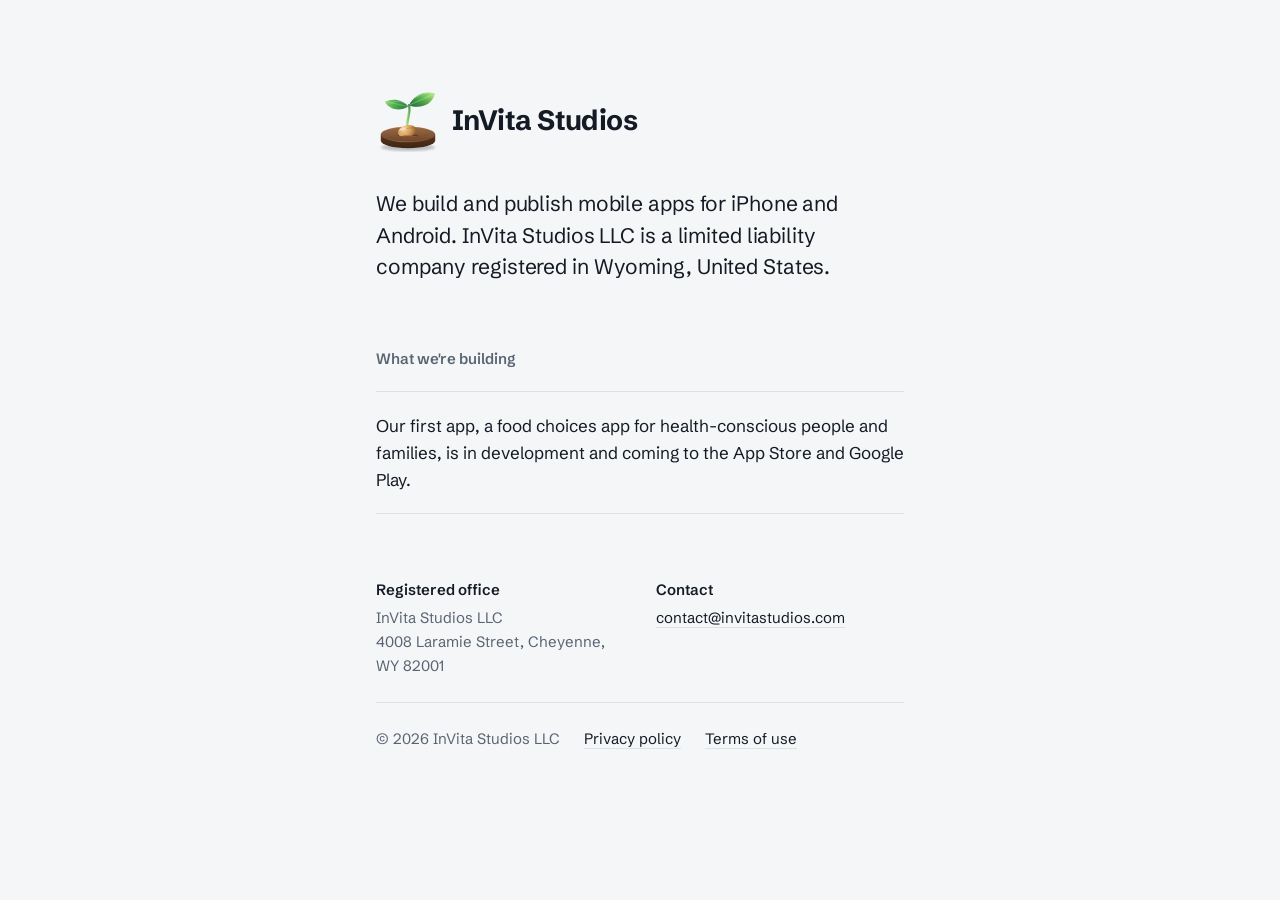
<file: index.html>
<!doctype html>
<html lang="en">
<head>
  <meta charset="utf-8">
  <meta name="viewport" content="width=device-width, initial-scale=1">
  <title>InVita Studios LLC</title>
  <meta name="description" content="InVita Studios LLC builds and publishes mobile apps for iPhone and Android.">
  <link rel="icon" href="favicon-32.png" sizes="32x32" type="image/png">
  <link rel="apple-touch-icon" href="apple-touch-icon.png">
  <link rel="preload" href="font.woff2" as="font" type="font/woff2" crossorigin>
  <link rel="stylesheet" href="style.css">
</head>
<body>
  <main class="page">
    <header class="brand">
      <img class="logo" src="logo.svg" alt="" width="64" height="64">
      <h1 class="brand-name">InVita Studios</h1>
    </header>

    <p class="intro">We build and publish mobile apps for iPhone and Android. InVita Studios LLC is a limited liability company registered in Wyoming, United States.</p>

    <section class="apps" aria-labelledby="apps-title">
      <h2 class="section-title" id="apps-title">What we're building</h2>
      <p class="building">Our first app, a food choices app for health-conscious people and families, is in development and coming to the App Store and Google Play.</p>
    </section>

    <footer class="site-footer">
      <div>
        <h2>Registered office</h2>
        <p>InVita Studios LLC<br>4008 Laramie Street, Cheyenne, WY 82001</p>
      </div>
      <div>
        <h2>Contact</h2>
        <p><a href="mailto:contact@invitastudios.com">contact@invitastudios.com</a></p>
      </div>
      <div class="legal">
        <span>&copy; 2026 InVita Studios LLC</span>
        <a href="privacy.html">Privacy policy</a>
        <a href="terms.html">Terms of use</a>
      </div>
    </footer>
  </main>
</body>
</html>
</file>
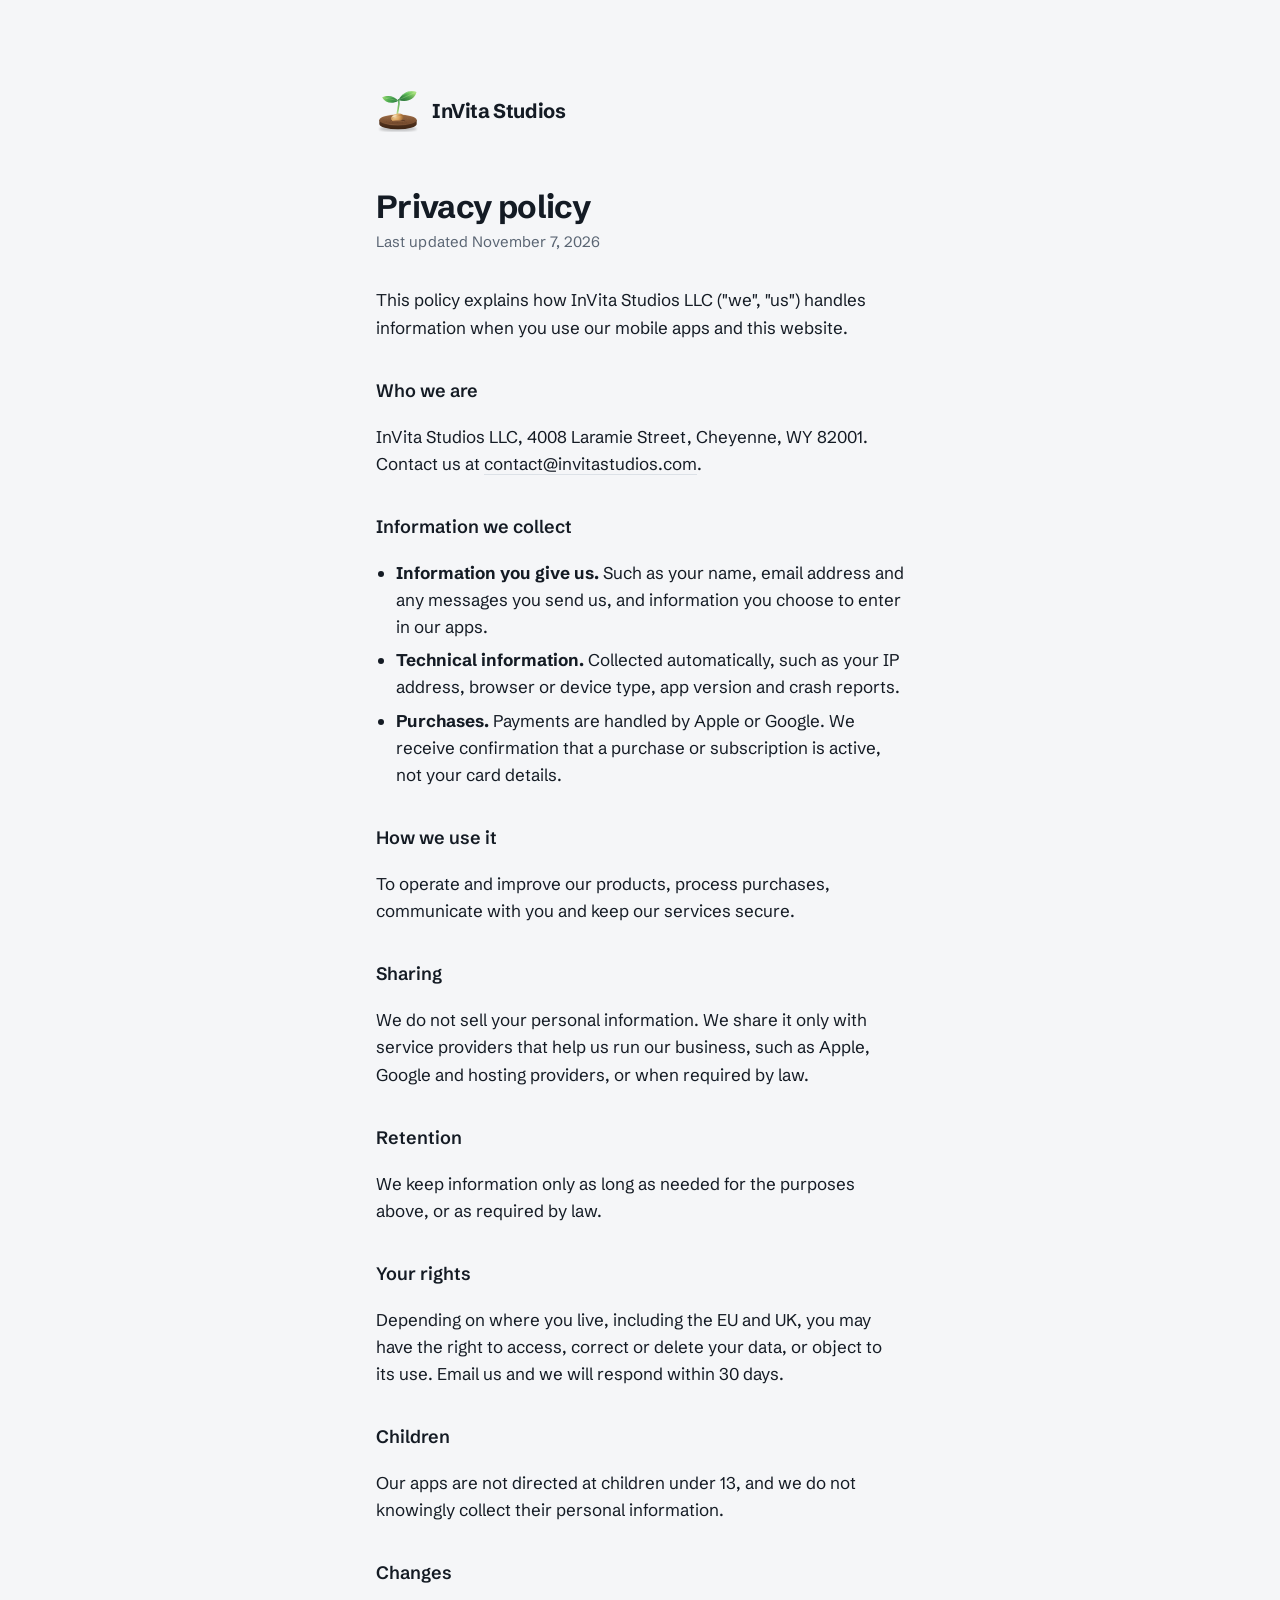
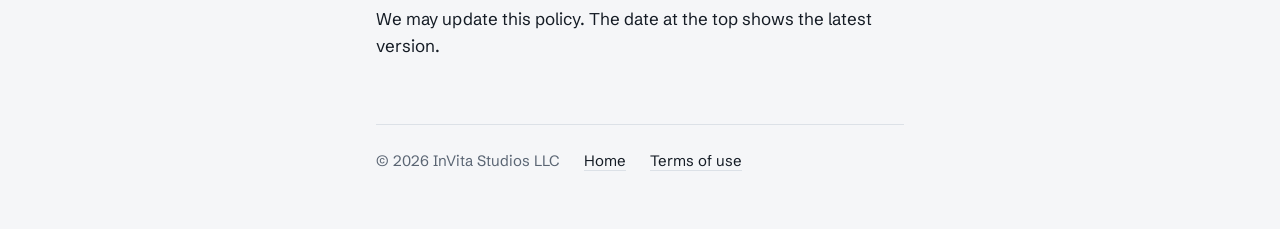
<file: privacy.html>
<!doctype html>
<html lang="en">
<head>
  <meta charset="utf-8">
  <meta name="viewport" content="width=device-width, initial-scale=1">
  <title>Privacy policy – InVita Studios LLC</title>
  <link rel="icon" href="favicon-32.png" sizes="32x32" type="image/png">
  <link rel="apple-touch-icon" href="apple-touch-icon.png">
  <link rel="preload" href="font.woff2" as="font" type="font/woff2" crossorigin>
  <link rel="stylesheet" href="style.css">
</head>
<body>
  <main class="page doc">
    <a class="brand" href="index.html">
      <img class="logo" src="logo.svg" alt="" width="64" height="64">
      <span class="brand-name">InVita Studios</span>
    </a>

    <h1 class="doc-title">Privacy policy</h1>
    <p class="updated">Last updated November 7, 2026</p>

    <p>This policy explains how InVita Studios LLC ("we", "us") handles information when you use our mobile apps and this website.</p>

    <h3>Who we are</h3>
    <p>InVita Studios LLC, 4008 Laramie Street, Cheyenne, WY 82001. Contact us at <a href="mailto:contact@invitastudios.com">contact@invitastudios.com</a>.</p>

    <h3>Information we collect</h3>
    <ul>
      <li><strong>Information you give us.</strong> Such as your name, email address and any messages you send us, and information you choose to enter in our apps.</li>
      <li><strong>Technical information.</strong> Collected automatically, such as your IP address, browser or device type, app version and crash reports.</li>
      <li><strong>Purchases.</strong> Payments are handled by Apple or Google. We receive confirmation that a purchase or subscription is active, not your card details.</li>
    </ul>

    <h3>How we use it</h3>
    <p>To operate and improve our products, process purchases, communicate with you and keep our services secure.</p>

    <h3>Sharing</h3>
    <p>We do not sell your personal information. We share it only with service providers that help us run our business, such as Apple, Google and hosting providers, or when required by law.</p>

    <h3>Retention</h3>
    <p>We keep information only as long as needed for the purposes above, or as required by law.</p>

    <h3>Your rights</h3>
    <p>Depending on where you live, including the EU and UK, you may have the right to access, correct or delete your data, or object to its use. Email us and we will respond within 30 days.</p>

    <h3>Children</h3>
    <p>Our apps are not directed at children under 13, and we do not knowingly collect their personal information.</p>

    <h3>Changes</h3>
    <p>We may update this policy. The date at the top shows the latest version.</p>

    <footer class="site-footer">
      <div class="legal">
        <span>&copy; 2026 InVita Studios LLC</span>
        <a href="index.html">Home</a>
        <a href="terms.html">Terms of use</a>
      </div>
    </footer>
  </main>
</body>
</html>
</file>
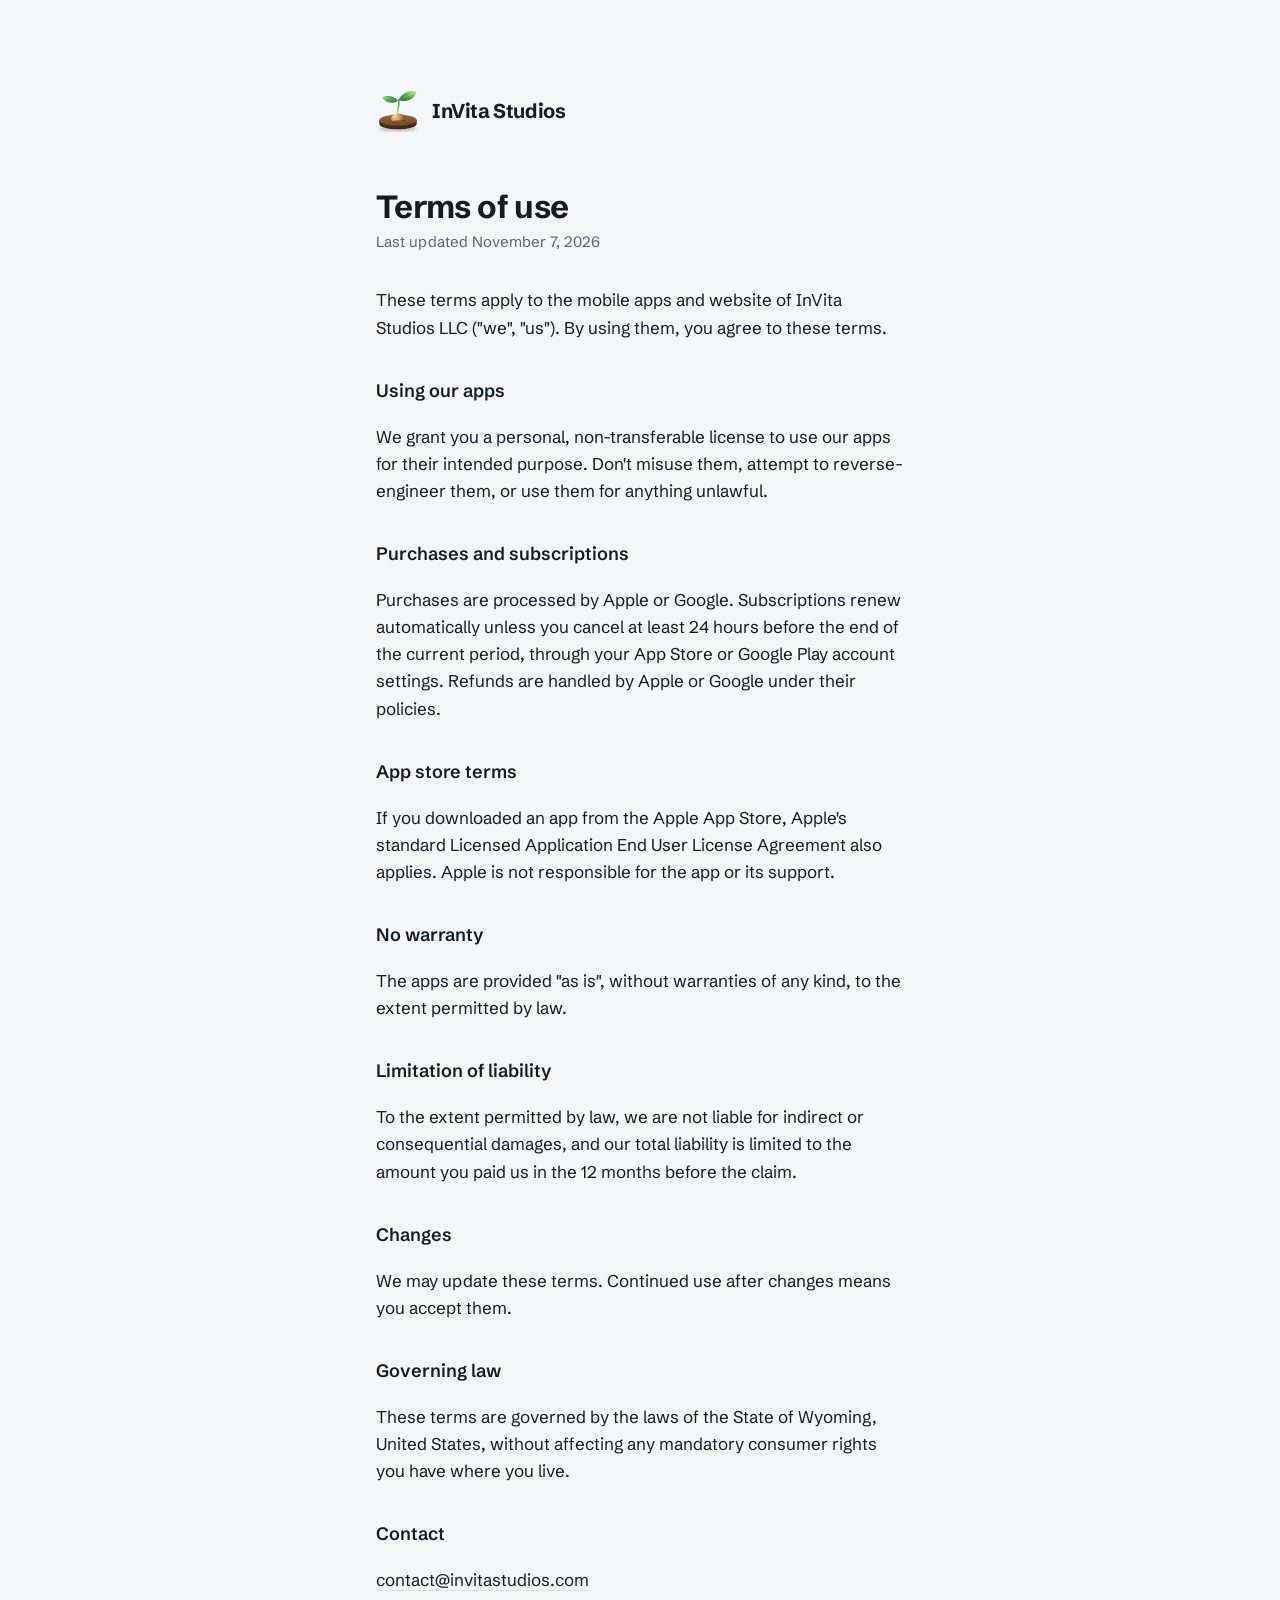
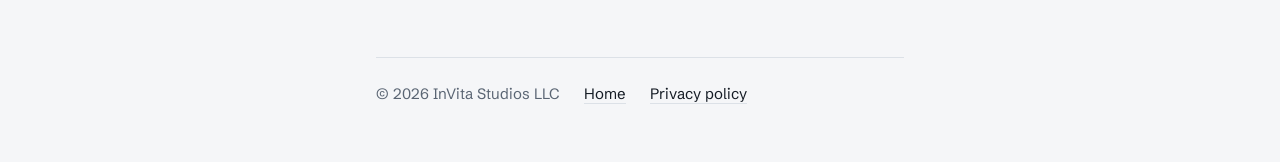
<file: terms.html>
<!doctype html>
<html lang="en">
<head>
  <meta charset="utf-8">
  <meta name="viewport" content="width=device-width, initial-scale=1">
  <title>Terms of use – InVita Studios LLC</title>
  <link rel="icon" href="favicon-32.png" sizes="32x32" type="image/png">
  <link rel="apple-touch-icon" href="apple-touch-icon.png">
  <link rel="preload" href="font.woff2" as="font" type="font/woff2" crossorigin>
  <link rel="stylesheet" href="style.css">
</head>
<body>
  <main class="page doc">
    <a class="brand" href="index.html">
      <img class="logo" src="logo.svg" alt="" width="64" height="64">
      <span class="brand-name">InVita Studios</span>
    </a>

    <h1 class="doc-title">Terms of use</h1>
    <p class="updated">Last updated November 7, 2026</p>

    <p>These terms apply to the mobile apps and website of InVita Studios LLC ("we", "us"). By using them, you agree to these terms.</p>

    <h3>Using our apps</h3>
    <p>We grant you a personal, non-transferable license to use our apps for their intended purpose. Don't misuse them, attempt to reverse-engineer them, or use them for anything unlawful.</p>

    <h3>Purchases and subscriptions</h3>
    <p>Purchases are processed by Apple or Google. Subscriptions renew automatically unless you cancel at least 24 hours before the end of the current period, through your App Store or Google Play account settings. Refunds are handled by Apple or Google under their policies.</p>

    <h3>App store terms</h3>
    <p>If you downloaded an app from the Apple App Store, Apple's standard Licensed Application End User License Agreement also applies. Apple is not responsible for the app or its support.</p>

    <h3>No warranty</h3>
    <p>The apps are provided "as is", without warranties of any kind, to the extent permitted by law.</p>

    <h3>Limitation of liability</h3>
    <p>To the extent permitted by law, we are not liable for indirect or consequential damages, and our total liability is limited to the amount you paid us in the 12 months before the claim.</p>

    <h3>Changes</h3>
    <p>We may update these terms. Continued use after changes means you accept them.</p>

    <h3>Governing law</h3>
    <p>These terms are governed by the laws of the State of Wyoming, United States, without affecting any mandatory consumer rights you have where you live.</p>

    <h3>Contact</h3>
    <p><a href="mailto:contact@invitastudios.com">contact@invitastudios.com</a></p>

    <footer class="site-footer">
      <div class="legal">
        <span>&copy; 2026 InVita Studios LLC</span>
        <a href="index.html">Home</a>
        <a href="privacy.html">Privacy policy</a>
      </div>
    </footer>
  </main>
</body>
</html>
</file>
<file: style.css>
/* Schibsted Grotesk, SIL Open Font License (see font-license.txt) */
@font-face {
  font-family: "Schibsted Grotesk";
  src: url("font.woff2") format("woff2");
  font-weight: 400 900;
  font-style: normal;
  font-display: swap;
}

:root {
  --paper: #f5f6f8;
  --ink: #141b24;
  --slate: #5a6573;
  --rule: #dce1e7;
  --accent: #2f7d45;
  --accent-soft: #e1f0e3;
  --on-accent: #ffffff;
}

@media (prefers-color-scheme: dark) {
  :root {
    --paper: #12161c;
    --ink: #eef1f5;
    --slate: #9aa4b1;
    --rule: #29303a;
    --accent: #7fcf8c;
    --accent-soft: #1d3325;
    --on-accent: #12161c;
  }
}

* { box-sizing: border-box; }

html { -webkit-text-size-adjust: 100%; }

body {
  margin: 0;
  background: var(--paper);
  color: var(--ink);
  font-family: "Schibsted Grotesk", system-ui, -apple-system, "Segoe UI", Roboto, sans-serif;
  font-size: 17px;
  line-height: 1.6;
  -webkit-font-smoothing: antialiased;
}

.page {
  max-width: 36rem;
  margin: 0 auto;
  padding: 88px 24px 56px;
}

a {
  color: var(--ink);
  text-decoration: underline;
  text-decoration-color: var(--rule);
  text-decoration-thickness: 1px;
  text-underline-offset: 4px;
}
a:hover { text-decoration-color: var(--accent); }
a:focus-visible {
  outline: 2px solid var(--accent);
  outline-offset: 3px;
  border-radius: 4px;
}

/* App-icon shape, used for the logomark and app tiles */
.icon {
  display: inline-grid;
  place-items: center;
  flex: none;
  width: 56px;
  height: 56px;
  border-radius: 14px;
  background: var(--accent);
  color: var(--on-accent);
  font-size: 26px;
  font-weight: 700;
  line-height: 1;
}

/* Header */
.logo {
  display: block;
  flex: none;
  width: 64px;
  height: 64px;
}
.brand {
  display: flex;
  align-items: center;
  gap: 12px;
  text-decoration: none;
}
.brand-name {
  margin: 0;
  font-size: 28px;
  font-weight: 700;
  letter-spacing: -0.02em;
  line-height: 1.15;
}
.intro {
  margin: 36px 0 0;
  font-size: 21px;
  line-height: 1.5;
  letter-spacing: -0.005em;
}

/* Apps */
.apps { margin-top: 64px; }
.section-title {
  margin: 0 0 20px;
  font-size: 15px;
  font-weight: 600;
  color: var(--slate);
}
.building {
  margin: 0;
  padding: 20px 0;
  border-top: 1px solid var(--rule);
  border-bottom: 1px solid var(--rule);
}
.app {
  display: flex;
  gap: 16px;
  align-items: flex-start;
  padding: 20px 0;
  border-top: 1px solid var(--rule);
}
.app:last-child { border-bottom: 1px solid var(--rule); }
.app .icon {
  width: 48px;
  height: 48px;
  border-radius: 12px;
  font-size: 22px;
  background: var(--accent-soft);
  color: var(--accent);
}
.app-name {
  margin: 0;
  font-size: 17px;
  font-weight: 600;
}
.app p { margin: 2px 0 0; color: var(--slate); }
.app .status { margin-top: 8px; font-size: 14px; }

/* Footer */
.site-footer {
  margin-top: 64px;
  display: grid;
  grid-template-columns: 1fr 1fr;
  gap: 24px 32px;
  font-size: 15px;
  color: var(--slate);
}
.site-footer h2 {
  margin: 0 0 4px;
  font-size: 15px;
  font-weight: 600;
  color: var(--ink);
}
.site-footer p { margin: 0; }
.site-footer .legal {
  grid-column: 1 / -1;
  display: flex;
  flex-wrap: wrap;
  gap: 8px 24px;
  padding-top: 24px;
  border-top: 1px solid var(--rule);
}

@media (max-width: 520px) {
  .page { padding-top: 56px; }
  .intro { font-size: 19px; }
  .site-footer { grid-template-columns: 1fr; }
}

/* Policy pages */
.doc .logo { width: 44px; height: 44px; }
.doc .brand-name { font-size: 20px; }
.doc-title {
  margin: 56px 0 4px;
  font-size: 32px;
  font-weight: 700;
  letter-spacing: -0.02em;
  line-height: 1.2;
}
.updated { margin: 0 0 32px; font-size: 15px; color: var(--slate); }
.doc h3 {
  margin: 36px 0 6px;
  font-size: 18px;
  font-weight: 600;
}
.doc ul { padding-left: 20px; }
.doc li + li { margin-top: 6px; }
</file>
